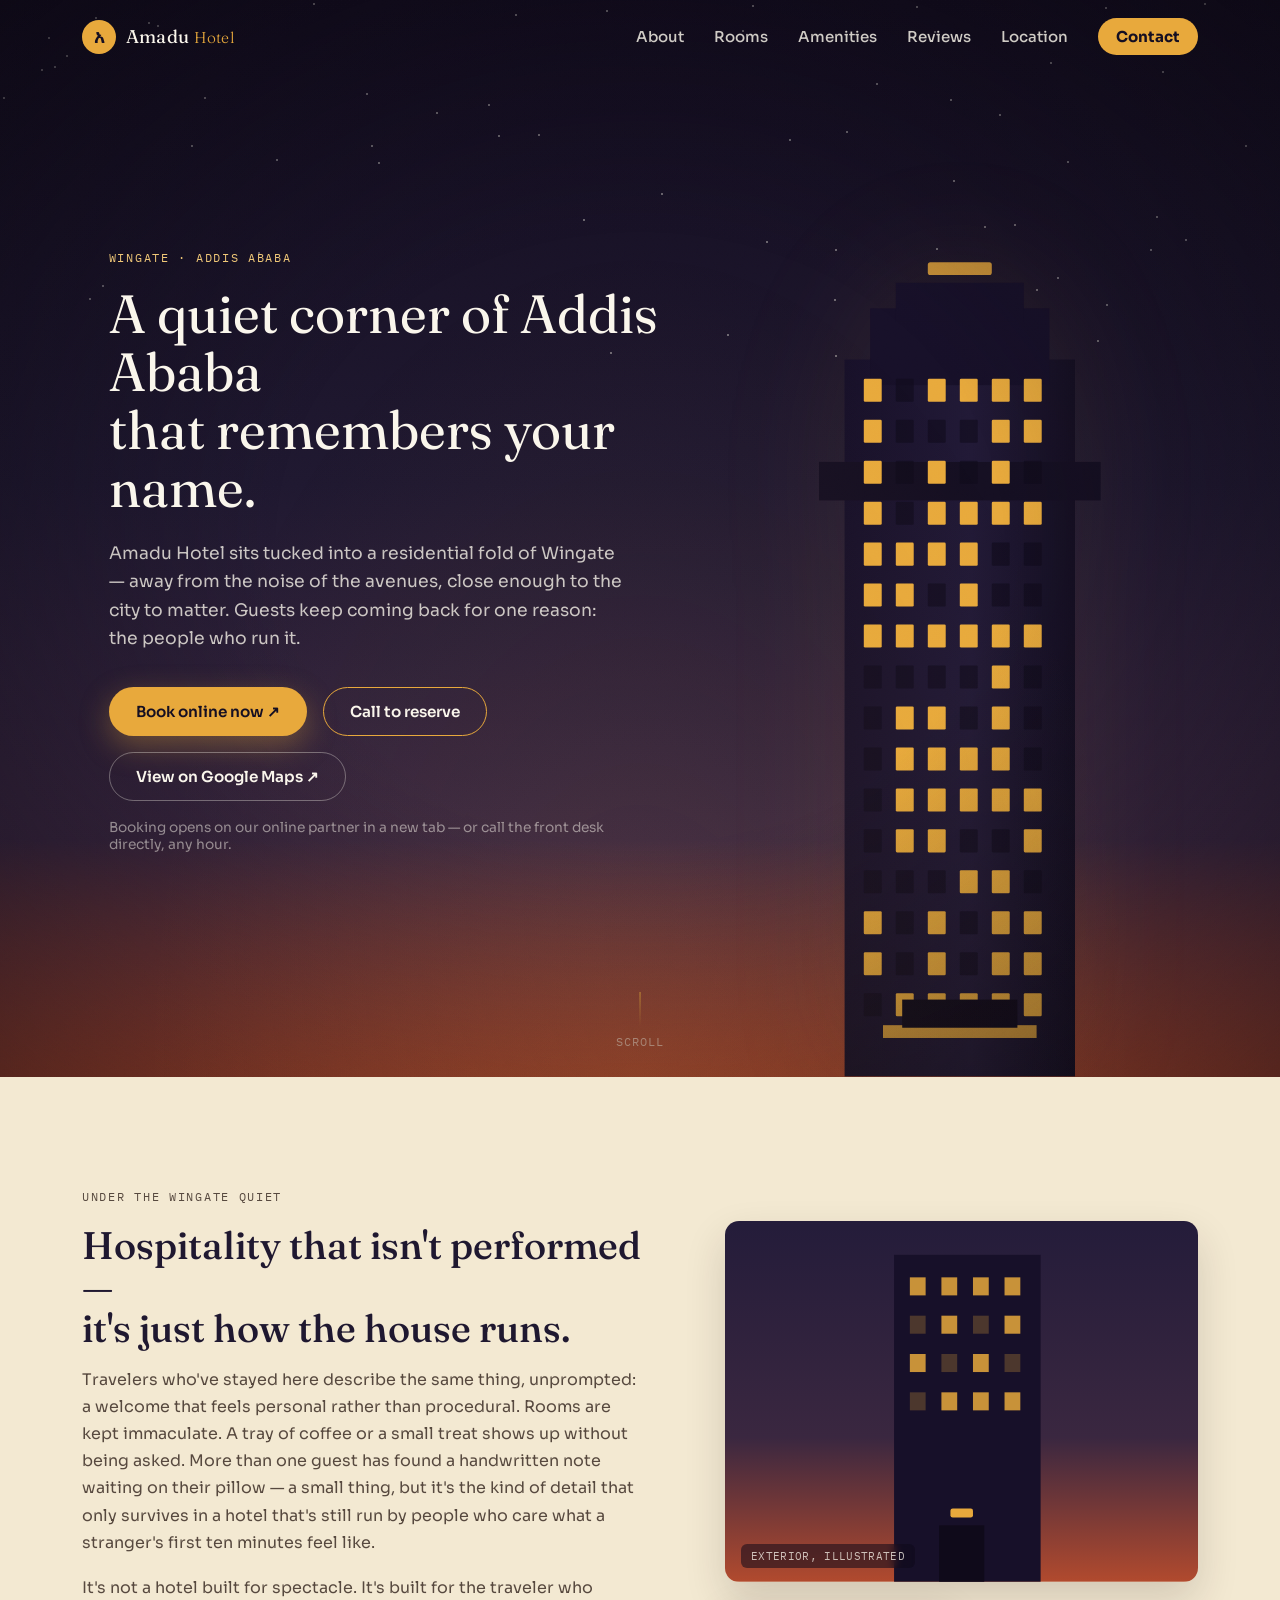
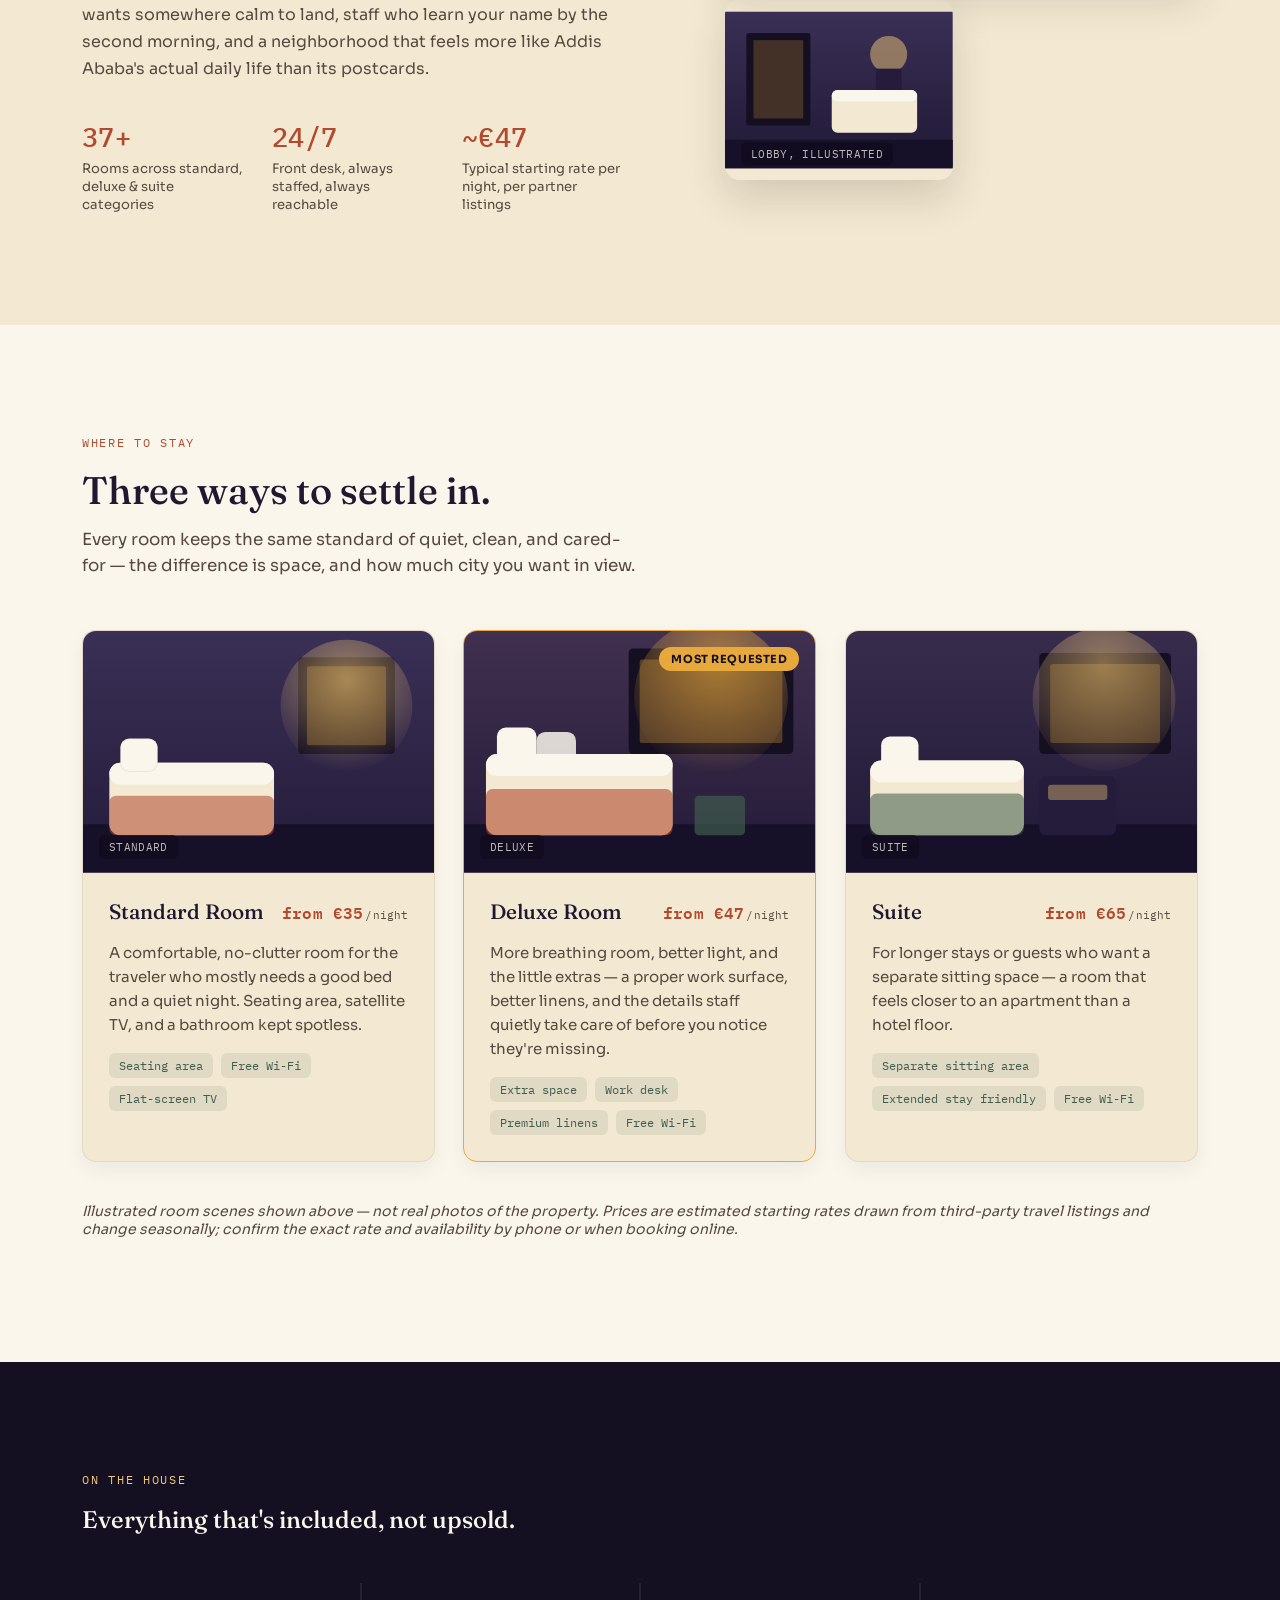
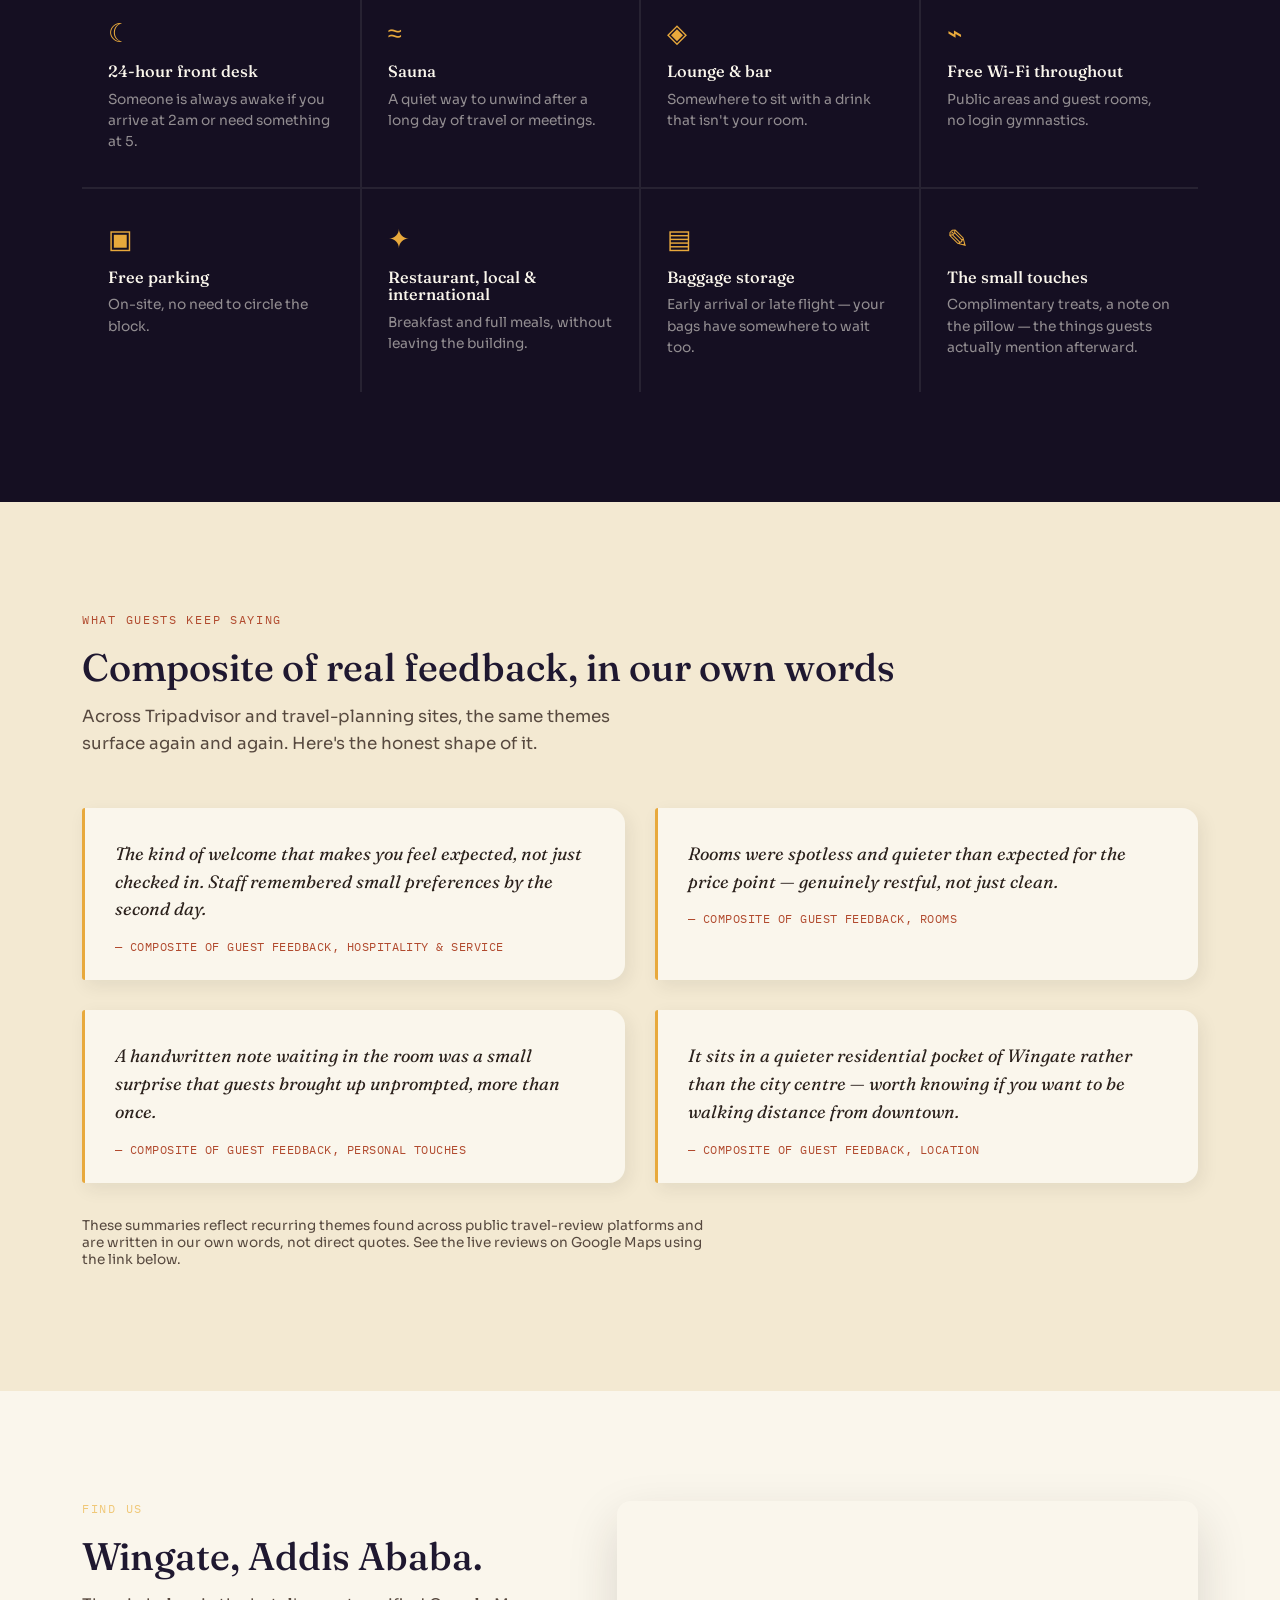
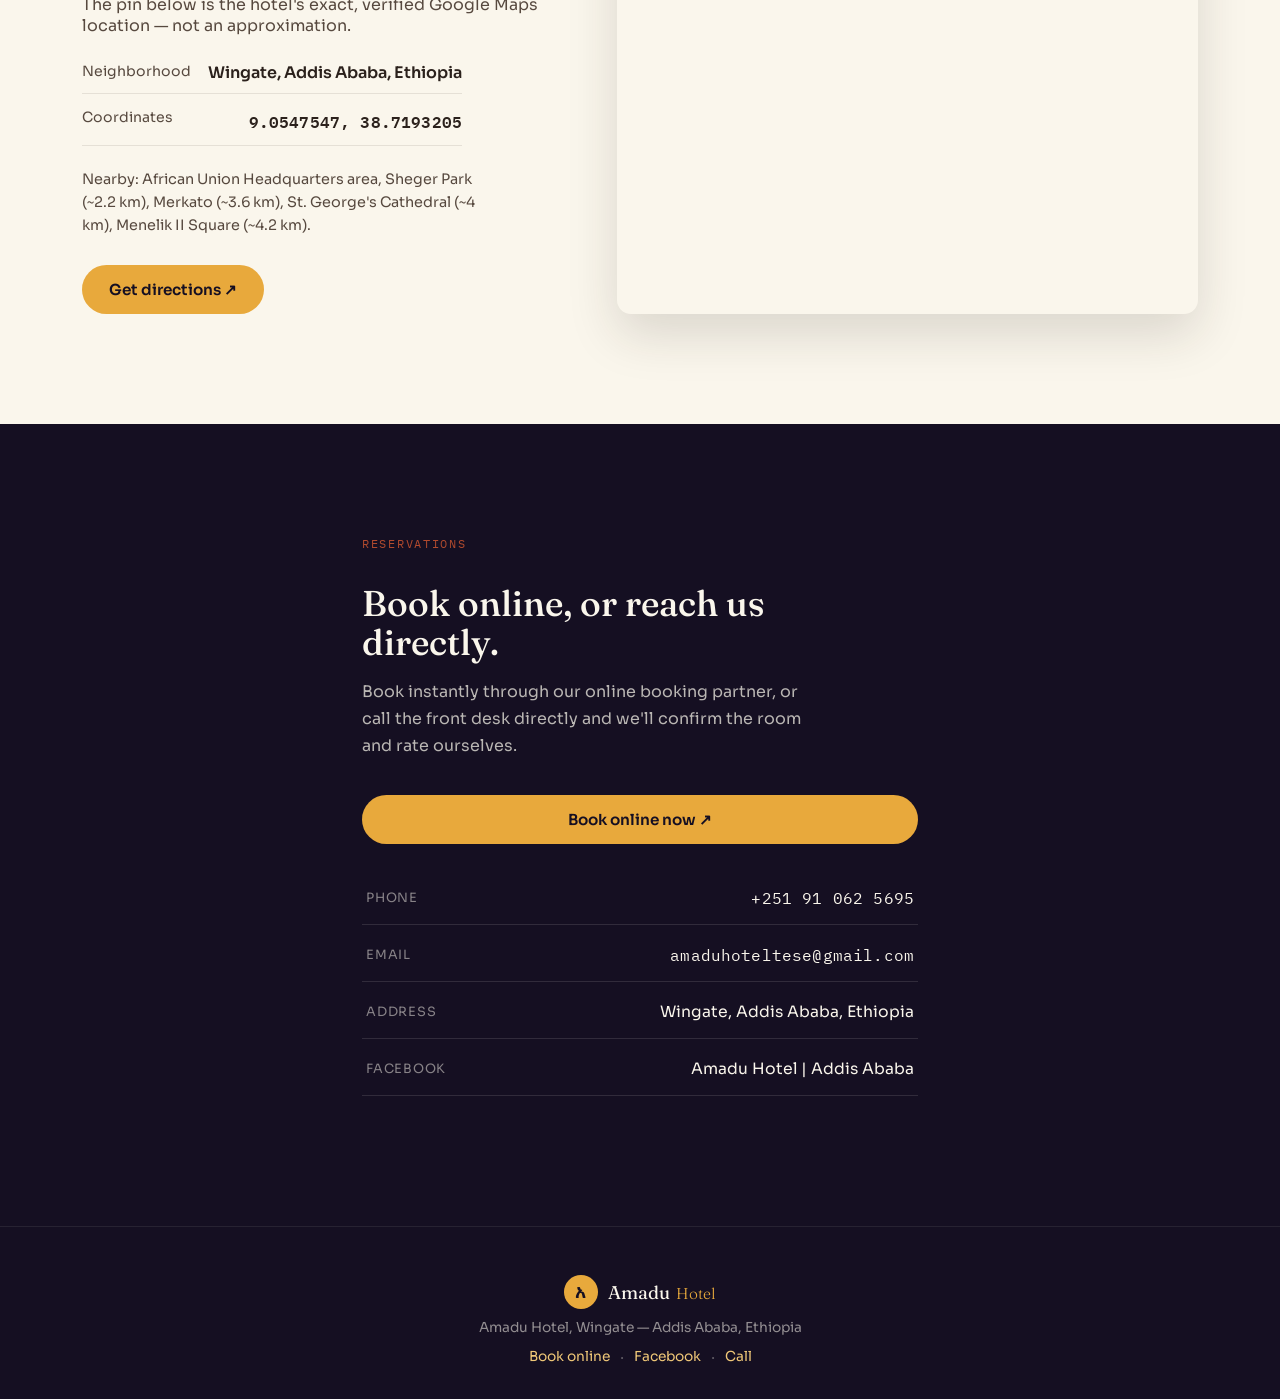
<file: index.html>
<!DOCTYPE html>
<html lang="en">
<head>
<meta charset="UTF-8">
<meta name="viewport" content="width=device-width, initial-scale=1.0">
<title>Amadu Hotel — Addis Ababa</title>
<meta name="description" content="Amadu Hotel, Wingate — a quiet, personal stay in Addis Ababa. Book online or call the front desk directly.">
<link rel="preconnect" href="https://fonts.googleapis.com">
<link rel="preconnect" href="https://fonts.gstatic.com" crossorigin>
<link href="https://fonts.googleapis.com/css2?family=Fraunces:opsz,wght,SOFT@9..144,300..700,0..100&family=Sora:wght@300;400;500;600;700&family=IBM+Plex+Mono:wght@400;500&display=swap" rel="stylesheet">
<style>
/* ============================================================
   Amadu Hotel | Wingate — "Highland Dusk" design system
   Palette: ink #1F1830 / ink-2 #150F22 / gold #E8A93C /
            rust #B14A2E / forest #3F5C4C / parchment #F3E9D2 /
            coffee #2B211C
   Type: Fraunces (display) + Sora (body) + IBM Plex Mono (data/labels)
   ============================================================ */

:root{
  --ink: #1F1830;
  --ink-2: #150F22;
  --ink-3: #2A2140;
  --gold: #E8A93C;
  --gold-soft: #F0C878;
  --rust: #B14A2E;
  --forest: #3F5C4C;
  --parchment: #F3E9D2;
  --cloud: #FAF6EC;
  --coffee: #2B211C;
  --coffee-soft: #57493F;

  --display: 'Fraunces', serif;
  --body: 'Sora', sans-serif;
  --mono: 'IBM Plex Mono', monospace;

  --max: 1180px;
  --radius: 14px;
}

*, *::before, *::after{ box-sizing: border-box; }

@media (prefers-reduced-motion: reduce){
  *{ animation-duration: 0.001ms !important; animation-iteration-count: 1 !important; transition-duration: 0.001ms !important; scroll-behavior: auto !important; }
}

html{ scroll-behavior: smooth; }

body{
  margin:0;
  font-family: var(--body);
  color: var(--coffee);
  background: var(--cloud);
  -webkit-font-smoothing: antialiased;
}

a{ color: inherit; text-decoration: none; }
ul{ list-style: none; margin:0; padding:0; }
.mono{ font-family: var(--mono); letter-spacing: 0.01em; }

.wrap{ max-width: var(--max); margin: 0 auto; padding: 0 32px; }

h1,h2,h3,h4{ font-family: var(--display); font-weight: 500; margin: 0 0 0.4em; line-height: 1.08; }

::selection{ background: var(--gold); color: var(--ink); }

:focus-visible{
  outline: 2px solid var(--gold);
  outline-offset: 3px;
}

/* ============ BUTTONS ============ */
.btn{
  display: inline-flex;
  align-items: center;
  gap: 8px;
  padding: 14px 26px;
  border-radius: 999px;
  font-family: var(--body);
  font-weight: 600;
  font-size: 0.95rem;
  border: 1px solid transparent;
  cursor: pointer;
  transition: transform 0.2s ease, background 0.2s ease, border-color 0.2s ease;
}
.btn:hover{ transform: translateY(-2px); }
.btn-gold{ background: var(--gold); color: var(--ink-2); }
.btn-gold:hover{ background: var(--gold-soft); }
.btn-ghost{ background: transparent; color: var(--cloud); border-color: rgba(250,246,236,0.35); }
.btn-ghost:hover{ border-color: var(--gold); color: var(--gold); }
.btn-outline{ background: transparent; color: var(--cloud); border-color: var(--gold); }
.btn-outline:hover{ background: rgba(232,169,60,0.1); }
.btn-book{ box-shadow: 0 10px 30px rgba(232,169,60,0.35); }
.btn.full{ width: 100%; justify-content: center; }
.contact-book-btn{ margin: 6px 0 28px; }

/* ============ NAV ============ */
.nav{
  position: fixed; top:0; left:0; right:0; z-index: 100;
  padding: 18px 0;
  transition: background 0.3s ease, padding 0.3s ease, box-shadow 0.3s ease;
}
.nav.scrolled{
  background: rgba(21,15,34,0.92);
  backdrop-filter: blur(10px);
  padding: 12px 0;
  box-shadow: 0 8px 24px rgba(0,0,0,0.25);
}
.nav-inner{
  max-width: var(--max); margin: 0 auto; padding: 0 32px;
  display: flex; align-items: center; justify-content: space-between;
}
.brand{ display:flex; align-items:center; gap:10px; }
.brand-mark{
  width: 34px; height: 34px; border-radius: 50%;
  background: var(--gold); color: var(--ink-2);
  display:flex; align-items:center; justify-content:center;
  font-family: var(--display); font-size: 1.1rem; font-weight: 700;
}
.brand-text{ font-family: var(--display); color: var(--cloud); font-size: 1.15rem; letter-spacing: 0.01em; }
.brand-text em{ font-style: normal; color: var(--gold); font-weight: 300; margin-left: 5px; font-size: 0.85em; }

.nav-links{ display:flex; align-items:center; gap: 30px; }
.nav-links a{ color: rgba(250,246,236,0.82); font-size: 0.94rem; font-weight: 500; position: relative; }
.nav-links a:not(.nav-cta)::after{
  content:''; position:absolute; left:0; bottom:-6px; width:0; height:1px; background: var(--gold);
  transition: width 0.25s ease;
}
.nav-links a:not(.nav-cta):hover::after{ width: 100%; }
.nav-cta{
  background: var(--gold); color: var(--ink-2) !important; padding: 9px 18px; border-radius: 999px; font-weight: 700 !important;
}

.nav-toggle{ display:none; background:none; border:none; cursor:pointer; padding: 8px; flex-direction: column; gap: 5px; }
.nav-toggle span{ width: 22px; height: 2px; background: var(--cloud); display:block; }

/* ============ HERO ============ */
.hero{
  position: relative;
  min-height: 100vh;
  overflow: hidden;
  display:flex;
  align-items: center;
  background: var(--ink-2);
}
.hero-sky{
  position: absolute; inset:0;
  background: linear-gradient(180deg, #120C1E 0%, #1F1830 45%, #3A2740 78%, #B14A2E 100%);
}
.hero-stars{
  position:absolute; inset:0 0 40% 0; pointer-events:none;
}
.hero-stars span{
  position:absolute; width:2px; height:2px; background: var(--cloud); border-radius:50%;
  opacity: 0.5; animation: twinkleStar 4s ease-in-out infinite;
}
@keyframes twinkleStar{ 0%,100%{ opacity:0.15; } 50%{ opacity:0.8; } }

.hero-parallax{
  position: absolute; inset: 0;
  will-change: transform;
  transition: transform 0.15s ease-out;
}
.hero-tower{
  position:absolute; right: 4%; bottom:0; height: 92%; width: auto; max-width: 42%;
  filter: drop-shadow(0 -10px 60px rgba(232,169,60,0.08));
}
.hero-vignette{
  position:absolute; inset:0; pointer-events:none; z-index:1;
  background:
    radial-gradient(ellipse at 50% 100%, rgba(232,169,60,0.08) 0%, transparent 55%),
    radial-gradient(ellipse at center, transparent 40%, rgba(9,6,15,0.55) 100%);
}
.hero-grain{
  position:absolute; inset:0; pointer-events:none; z-index:1; opacity: 0.05; mix-blend-mode: overlay;
  background-image: url("data:image/svg+xml;utf8,<svg xmlns='http://www.w3.org/2000/svg' width='120' height='120'><filter id='n'><feTurbulence type='fractalNoise' baseFrequency='0.9' numOctaves='2' stitchTiles='stitch'/></filter><rect width='100%25' height='100%25' filter='url(%23n)'/></svg>");
}
.hero-tower rect#windowGrid, .hero-tower .win{ }
.win{ fill: var(--gold); animation: winFlicker 6s ease-in-out infinite; }
@keyframes winFlicker{ 0%,100%{ opacity: 0.85; } 45%{ opacity: 0.85; } 50%{ opacity: 0.15; } 55%{ opacity: 0.85; } }

.hero-content{
  position: relative; z-index: 2;
  max-width: 640px;
  padding: 140px 32px 100px calc(32px + 2vw);
  margin-left: 4vw;
}
.eyebrow{
  font-family: var(--mono); text-transform: uppercase; letter-spacing: 0.14em;
  font-size: 0.76rem; color: var(--gold-soft); margin: 0 0 20px;
}
.eyebrow-dark{ color: var(--rust); }
.hero-content h1{
  color: var(--cloud); font-size: clamp(2.1rem, 4.2vw, 3.4rem); font-weight: 400;
}
.hero-sub{
  color: rgba(250,246,236,0.78); font-size: 1.08rem; line-height: 1.65; max-width: 520px; margin-bottom: 34px;
}
.hero-actions{ display:flex; gap: 16px; flex-wrap: wrap; margin-bottom: 18px; }
.hero-note{ color: rgba(250,246,236,0.5); font-size: 0.86rem; }

.hero-scroll{
  position:absolute; bottom: 28px; left: 50%; transform: translateX(-50%);
  color: rgba(250,246,236,0.55); font-family: var(--mono); font-size: 0.72rem;
  letter-spacing: 0.1em; text-transform: uppercase; display:flex; flex-direction:column; align-items:center; gap:8px;
}
.hero-scroll span{
  width:1px; height: 34px; background: linear-gradient(var(--gold), transparent);
  animation: scrollLine 2s ease-in-out infinite;
}
@keyframes scrollLine{ 0%{ opacity:0.2; } 50%{ opacity:1; } 100%{ opacity:0.2; } }

/* ============ SECTIONS shared ============ */
section{ padding: 110px 0; }
.section-lede{ max-width: 560px; color: var(--coffee-soft); font-size: 1.05rem; line-height: 1.6; margin-top: 10px; }
.light-h{ color: var(--cloud); }

/* ============ ABOUT ============ */
.about{ background: var(--parchment); }
.about-grid{ display:grid; grid-template-columns: 1.1fr 0.9fr; gap: 64px; align-items: center; }
.about-copy h2{ font-size: clamp(1.7rem, 3vw, 2.5rem); color: var(--ink); max-width: 560px; }
.about-copy p{ color: var(--coffee-soft); line-height: 1.7; max-width: 560px; margin-bottom: 18px; }
.about-facts{ display:flex; gap: 30px; margin-top: 36px; flex-wrap: wrap; }
.fact{ display:flex; flex-direction: column; gap: 6px; max-width: 160px; }
.fact-num{ font-size: 1.7rem; color: var(--rust); font-weight: 500; }
.fact-label{ font-size: 0.82rem; color: var(--coffee-soft); line-height: 1.4; }

.about-photo{ display:grid; grid-template-columns: 1fr 1fr; gap: 18px; perspective: 1000px; }

/* ---- 3D tilt interaction (JS sets --rx/--ry via inline style) ---- */
.tilt-card{
  transform: perspective(900px) rotateX(var(--rx, 0deg)) rotateY(var(--ry, 0deg)) translateZ(0);
  transition: transform 0.15s ease-out, box-shadow 0.3s ease;
  transform-style: preserve-3d;
}

.scene-block{
  position: relative; border-radius: var(--radius); overflow: hidden; min-height: 180px;
  box-shadow: 0 18px 40px rgba(43,33,28,0.16);
}
.scene-block.tall{ grid-column: 1 / -1; min-height: 320px; }
.scene-illustration{ width: 100%; height: 100%; display:block; }
.scene-tag{
  position: absolute; left: 16px; bottom: 14px; font-family: var(--mono); font-size: 0.68rem;
  color: rgba(250,246,236,0.75); background: rgba(15,10,26,0.55); padding: 5px 10px; border-radius: 6px;
  letter-spacing: 0.03em; text-transform: uppercase; backdrop-filter: blur(4px);
}

/* ============ ROOMS ============ */
.rooms{ background: var(--cloud); }
.rooms h2{ color: var(--ink); font-size: clamp(1.7rem, 3vw, 2.5rem); }
.room-grid{ display:grid; grid-template-columns: repeat(3, 1fr); gap: 28px; margin-top: 50px; perspective: 1200px; }
.room-card{
  background: var(--parchment); border-radius: var(--radius); overflow: hidden;
  border: 1px solid rgba(43,33,28,0.08);
  position: relative;
  box-shadow: 0 8px 20px rgba(43,33,28,0.06);
}
.room-card:hover{ box-shadow: 0 26px 50px rgba(43,33,28,0.16); }
.room-card.featured{ border: 1px solid var(--gold); }
.room-flag{
  position:absolute; top: 16px; right: 16px; background: var(--gold); color: var(--ink-2);
  font-size: 0.7rem; font-weight: 700; padding: 5px 12px; border-radius: 999px; z-index: 2;
  text-transform: uppercase; letter-spacing: 0.05em;
}
.room-scene{ position: relative; min-height: 190px; overflow: hidden; }
.room-illustration{ width: 100%; height: 100%; display:block; }
.room-body{ padding: 26px; }
.room-title-row{ display:flex; align-items: baseline; justify-content: space-between; gap: 10px; margin-bottom: 10px; }
.room-body h3{ color: var(--ink); font-size: 1.3rem; margin: 0; }
.room-price{ color: var(--rust); font-size: 0.98rem; font-weight: 600; white-space: nowrap; }
.room-price small{ color: var(--coffee-soft); font-weight: 400; font-size: 0.72em; margin-left: 2px; }
.room-body p{ color: var(--coffee-soft); font-size: 0.94rem; line-height: 1.6; margin-bottom: 16px; }
.tag-list{ display:flex; flex-wrap: wrap; gap: 8px; }
.tag-list li{
  font-family: var(--mono); font-size: 0.72rem; color: var(--forest);
  background: rgba(63,92,76,0.1); padding: 5px 10px; border-radius: 6px;
}
.rooms-footnote{ margin-top: 40px; color: var(--coffee-soft); font-size: 0.88rem; font-style: italic; }

/* ============ AMENITIES ============ */
.amenities{ background: var(--ink-2); }
.amenities .eyebrow{ color: var(--gold-soft); }
.amenity-grid{ display:grid; grid-template-columns: repeat(4, 1fr); gap: 2px; margin-top: 50px; background: rgba(250,246,236,0.08); }
.amenity{ background: var(--ink-2); padding: 34px 26px; }
.amenity-icon{ display:block; font-size: 1.6rem; color: var(--gold); margin-bottom: 14px; }
.amenity h4{ color: var(--cloud); font-size: 1.02rem; margin-bottom: 8px; }
.amenity p{ color: rgba(250,246,236,0.55); font-size: 0.86rem; line-height: 1.55; margin:0; }

/* ============ REVIEWS ============ */
.reviews{ background: var(--parchment); }
.reviews h2{ color: var(--ink); font-size: clamp(1.7rem, 3vw, 2.5rem); }
.note-grid{ display:grid; grid-template-columns: repeat(2, 1fr); gap: 30px; margin-top: 50px; }
.note-card{
  background: var(--cloud);
  padding: 32px 30px 26px;
  border-radius: 3px 16px 16px 3px;
  box-shadow: 4px 6px 18px rgba(43,33,28,0.08);
  position: relative;
  border-left: 3px solid var(--gold);
  margin: 0;
}
.note-card:nth-child(even){ transform: rotate(0.4deg); }
.note-card:nth-child(odd){ transform: rotate(-0.4deg); }
.note-card blockquote{
  margin: 0 0 16px; font-family: var(--display); font-style: italic; font-weight: 400;
  font-size: 1.12rem; line-height: 1.55; color: var(--coffee);
}
.note-card figcaption{ font-family: var(--mono); font-size: 0.74rem; color: var(--rust); text-transform: uppercase; letter-spacing: 0.04em; }
.reviews-footnote{ margin-top: 34px; color: var(--coffee-soft); font-size: 0.85rem; max-width: 640px; }

/* ============ LOCATION ============ */
.location{ background: var(--cloud); }
.loc-grid{ display:grid; grid-template-columns: 0.9fr 1.1fr; gap: 60px; align-items: stretch; }
.loc-copy h2{ color: var(--ink); font-size: clamp(1.7rem, 3vw, 2.5rem); }
.loc-desc{ color: var(--coffee-soft); margin-bottom: 26px; }
.loc-facts{ display:flex; flex-direction: column; gap: 14px; margin: 0 0 22px; }
.loc-facts > div{ display:flex; justify-content: space-between; border-bottom: 1px solid rgba(43,33,28,0.1); padding-bottom: 10px; max-width: 380px; }
.loc-facts dt{ color: var(--coffee-soft); font-size: 0.88rem; }
.loc-facts dd{ margin:0; font-weight: 600; }
.loc-note{ color: var(--coffee-soft); font-size: 0.9rem; line-height: 1.6; margin-bottom: 28px; max-width: 420px; }
.loc-map{ min-height: 380px; border-radius: var(--radius); overflow: hidden; box-shadow: 0 20px 50px rgba(43,33,28,0.15); }

/* ============ CONTACT ============ */
.contact{ background: var(--ink-2); }
.contact-grid{ display:grid; grid-template-columns: 1fr 1fr; gap: 60px; }
.contact-grid-single{ grid-template-columns: 1fr; max-width: 620px; }
.contact .eyebrow-dark{ color: var(--rust); }
.contact-copy h2{ color: var(--cloud); font-size: clamp(1.6rem, 2.8vw, 2.3rem); max-width: 480px; }
.contact-copy p{ color: rgba(250,246,236,0.72); line-height: 1.7; max-width: 460px; margin-bottom: 30px; }
.contact-methods{ display:flex; flex-direction: column; gap: 4px; margin-bottom: 20px; }
.contact-method{
  display:flex; justify-content: space-between; align-items:center;
  padding: 16px 4px; border-bottom: 1px solid rgba(250,246,236,0.12);
  color: var(--cloud);
}
a.contact-method:hover{ color: var(--gold); }
.cm-label{ font-size: 0.8rem; color: rgba(250,246,236,0.5); text-transform: uppercase; letter-spacing: 0.06em; }
.cm-value{ font-size: 0.98rem; }
.contact-flag{ font-size: 0.8rem; color: var(--gold-soft); background: rgba(232,169,60,0.08); padding: 12px 14px; border-radius: 8px; border: 1px dashed rgba(232,169,60,0.4); }

.contact-form{
  background: var(--ink-3); padding: 34px; border-radius: var(--radius);
  display:flex; flex-direction: column; gap: 16px;
  border: 1px solid rgba(250,246,236,0.08);
}
.form-label{ color: rgba(250,246,236,0.6); font-size: 0.82rem; margin: 0 0 4px; }
.form-row{ display:grid; grid-template-columns: 1fr 1fr; gap: 16px; }
.contact-form label{ display:flex; flex-direction: column; gap: 8px; color: rgba(250,246,236,0.8); font-size: 0.86rem; }
.contact-form input, .contact-form textarea{
  background: rgba(250,246,236,0.06); border: 1px solid rgba(250,246,236,0.16); border-radius: 8px;
  padding: 12px 14px; color: var(--cloud); font-family: var(--body); font-size: 0.94rem; resize: vertical;
}
.contact-form input:focus, .contact-form textarea:focus{ outline: none; border-color: var(--gold); }

/* ============ FOOTER ============ */
.footer{ background: var(--ink-2); padding: 48px 0 32px; border-top: 1px solid rgba(250,246,236,0.08); }
.footer-inner{ display:flex; flex-direction: column; align-items: center; text-align: center; gap: 10px; }
.footer-inner p{ color: rgba(250,246,236,0.55); font-size: 0.86rem; margin: 0; }
.footer-links{ display:flex; align-items:center; gap: 10px; }
.footer-links a{ color: var(--gold-soft); font-size: 0.86rem; }
.footer-links a:hover{ color: var(--gold); text-decoration: underline; }
.footer-links span{ color: rgba(250,246,236,0.3); }
.footer-fine{ font-size: 0.76rem !important; color: rgba(250,246,236,0.35) !important; max-width: 520px; }

/* ============ RESPONSIVE ============ */
@media (max-width: 980px){
  .about-grid, .loc-grid, .contact-grid{ grid-template-columns: 1fr; }
  .room-grid{ grid-template-columns: 1fr; }
  .amenity-grid{ grid-template-columns: repeat(2, 1fr); }
  .hero-tower{ opacity: 0.35; right: -10%; }
  .hero-content{ margin-left: 0; padding-left: 24px; }
}

@media (max-width: 720px){
  .nav-links{
    position: fixed; top: 0; right: 0; height: 100vh; width: 78%; max-width: 320px;
    background: var(--ink-2); flex-direction: column; align-items: flex-start; justify-content: center;
    gap: 26px; padding: 40px; transform: translateX(100%); transition: transform 0.3s ease;
  }
  .nav-links.open{ transform: translateX(0); box-shadow: -20px 0 40px rgba(0,0,0,0.3); }
  .nav-toggle{ display:flex; }
  section{ padding: 72px 0; }
  .wrap{ padding: 0 22px; }
  .form-row{ grid-template-columns: 1fr; }
  .amenity-grid{ grid-template-columns: 1fr 1fr; }
  .note-grid{ grid-template-columns: 1fr; }
}

</style>
</head>
<body>

<!-- ============ NAV ============ -->
<header class="nav" id="nav">
  <div class="nav-inner">
    <a href="#top" class="brand">
      <span class="brand-mark">አ</span>
      <span class="brand-text">Amadu<em>Hotel</em></span>
    </a>
    <nav class="nav-links" id="navLinks">
      <a href="#about">About</a>
      <a href="#rooms">Rooms</a>
      <a href="#amenities">Amenities</a>
      <a href="#reviews">Reviews</a>
      <a href="#location">Location</a>
      <a href="#contact" class="nav-cta">Contact</a>
    </nav>
    <button class="nav-toggle" id="navToggle" aria-label="Toggle menu" aria-expanded="false">
      <span></span><span></span><span></span>
    </button>
  </div>
</header>

<!-- ============ HERO ============ -->
<section class="hero" id="top">
  <div class="hero-sky"></div>
  <div class="hero-stars" id="stars"></div>

  <div class="hero-parallax" id="heroParallax">
    <svg class="hero-tower" viewBox="0 0 420 620" preserveAspectRatio="xMidYMax meet" aria-hidden="true">
      <defs>
        <linearGradient id="towerBody" x1="0" y1="0" x2="1" y2="0">
          <stop offset="0%" stop-color="#171029"/>
          <stop offset="55%" stop-color="#211936"/>
          <stop offset="100%" stop-color="#150F22"/>
        </linearGradient>
      </defs>
      <!-- silhouette of a mid-rise hotel tower -->
      <rect x="120" y="60" width="180" height="560" fill="url(#towerBody)"/>
      <rect x="100" y="140" width="220" height="30" fill="#150F22"/>
      <rect x="140" y="20" width="140" height="60" fill="#171029"/>
      <rect x="160" y="0" width="100" height="30" fill="#171029"/>
      <!-- rooftop sign -->
      <rect x="185" y="-16" width="50" height="10" rx="2" fill="#E8A93C" opacity="0.85"/>
      <!-- windows grid, generated via JS for twinkle control -->
      <g id="windowGrid"></g>
      <!-- entrance canopy -->
      <rect x="150" y="580" width="120" height="10" fill="#E8A93C" opacity="0.9"/>
      <rect x="165" y="560" width="90" height="22" fill="#0F0A1A"/>
    </svg>
  </div>

  <div class="hero-vignette" aria-hidden="true"></div>
  <div class="hero-grain" aria-hidden="true"></div>

  <div class="hero-content">
    <p class="eyebrow">Wingate · Addis Ababa</p>
    <h1>A quiet corner of Addis Ababa<br>that remembers your name.</h1>
    <p class="hero-sub">Amadu Hotel sits tucked into a residential fold of Wingate — away from the noise of the avenues, close enough to the city to matter. Guests keep coming back for one reason: the people who run it.</p>
    <div class="hero-actions">
      <a href="https://www.trip.com/hotels/addis-ababa-hotel-detail-13752005/amadu-hotel/" target="_blank" rel="noopener" class="btn btn-gold btn-book">Book online now ↗</a>
      <a href="tel:+251910625695" class="btn btn-outline">Call to reserve</a>
      <a href="https://www.google.com/maps?q=9.0547547,38.7193205" target="_blank" rel="noopener" class="btn btn-ghost">View on Google Maps ↗</a>
    </div>
    <p class="hero-note">Booking opens on our online partner in a new tab — or call the front desk directly, any hour.</p>
  </div>

  <div class="hero-scroll" aria-hidden="true"><span></span> scroll</div>
</section>

<!-- ============ ABOUT ============ -->
<section class="about" id="about">
  <div class="wrap about-grid">
    <div class="about-copy">
      <p class="eyebrow eyebrow-dark">Under the Wingate quiet</p>
      <h2>Hospitality that isn't performed —<br>it's just how the house runs.</h2>
      <p>Travelers who've stayed here describe the same thing, unprompted: a welcome that feels personal rather than procedural. Rooms are kept immaculate. A tray of coffee or a small treat shows up without being asked. More than one guest has found a handwritten note waiting on their pillow — a small thing, but it's the kind of detail that only survives in a hotel that's still run by people who care what a stranger's first ten minutes feel like.</p>
      <p>It's not a hotel built for spectacle. It's built for the traveler who wants somewhere calm to land, staff who learn your name by the second morning, and a neighborhood that feels more like Addis Ababa's actual daily life than its postcards.</p>
      <div class="about-facts">
        <div class="fact">
          <span class="fact-num mono">37+</span>
          <span class="fact-label">Rooms across standard, deluxe &amp; suite categories</span>
        </div>
        <div class="fact">
          <span class="fact-num mono">24/7</span>
          <span class="fact-label">Front desk, always staffed, always reachable</span>
        </div>
        <div class="fact">
          <span class="fact-num mono">~€47</span>
          <span class="fact-label">Typical starting rate per night, per partner listings</span>
        </div>
      </div>
    </div>
    <div class="about-photo">
      <div class="scene-block tall tilt-card">
        <svg viewBox="0 0 420 320" class="scene-illustration" aria-hidden="true">
          <defs>
            <linearGradient id="skyAbout" x1="0" y1="0" x2="0" y2="1">
              <stop offset="0%" stop-color="#241C3A"/><stop offset="60%" stop-color="#3A2740"/><stop offset="100%" stop-color="#B14A2E"/>
            </linearGradient>
          </defs>
          <rect width="420" height="320" fill="url(#skyAbout)"/>
          <rect x="150" y="30" width="130" height="290" fill="#171029"/>
          <g fill="#E8A93C" opacity="0.85">
            <rect x="164" y="50" width="14" height="16"/><rect x="192" y="50" width="14" height="16"/><rect x="220" y="50" width="14" height="16"/><rect x="248" y="50" width="14" height="16"/>
            <rect x="164" y="84" width="14" height="16" opacity="0.3"/><rect x="192" y="84" width="14" height="16"/><rect x="220" y="84" width="14" height="16" opacity="0.3"/><rect x="248" y="84" width="14" height="16"/>
            <rect x="164" y="118" width="14" height="16"/><rect x="192" y="118" width="14" height="16" opacity="0.3"/><rect x="220" y="118" width="14" height="16"/><rect x="248" y="118" width="14" height="16" opacity="0.3"/>
            <rect x="164" y="152" width="14" height="16" opacity="0.3"/><rect x="192" y="152" width="14" height="16"/><rect x="220" y="152" width="14" height="16"/><rect x="248" y="152" width="14" height="16"/>
          </g>
          <rect x="190" y="270" width="40" height="50" fill="#0F0A1A"/>
          <rect x="200" y="255" width="20" height="8" rx="2" fill="#E8A93C"/>
        </svg>
        <span class="scene-tag">Exterior, illustrated</span>
      </div>
      <div class="scene-block small tilt-card">
        <svg viewBox="0 0 320 220" class="scene-illustration" aria-hidden="true">
          <defs>
            <linearGradient id="lobbyGrad" x1="0" y1="0" x2="0" y2="1">
              <stop offset="0%" stop-color="#3A2F55"/><stop offset="100%" stop-color="#201936"/>
            </linearGradient>
          </defs>
          <rect width="320" height="220" fill="url(#lobbyGrad)"/>
          <rect x="0" y="180" width="320" height="40" fill="#171029"/>
          <rect x="30" y="30" width="90" height="130" rx="4" fill="#150F22"/>
          <rect x="40" y="40" width="70" height="110" fill="#E8A93C" opacity="0.22"/>
          <rect x="150" y="110" width="120" height="60" rx="8" fill="#F3E9D2"/>
          <rect x="150" y="110" width="120" height="16" rx="8" fill="#FAF6EC"/>
          <circle cx="230" cy="60" r="26" fill="#F0C878" opacity="0.5"/>
          <rect x="212" y="80" width="36" height="30" fill="#241C3A"/>
        </svg>
        <span class="scene-tag">Lobby, illustrated</span>
      </div>
    </div>
  </div>
</section>

<!-- ============ ROOMS ============ -->
<section class="rooms" id="rooms">
  <div class="wrap">
    <p class="eyebrow eyebrow-dark">Where to stay</p>
    <h2>Three ways to settle in.</h2>
    <p class="section-lede">Every room keeps the same standard of quiet, clean, and cared-for — the difference is space, and how much city you want in view.</p>

    <div class="room-grid">
      <article class="room-card tilt-card">
        <div class="room-scene">
          <svg viewBox="0 0 320 220" class="room-illustration" aria-hidden="true">
            <defs>
              <linearGradient id="wallStd" x1="0" y1="0" x2="0" y2="1">
                <stop offset="0%" stop-color="#3A2F55"/><stop offset="100%" stop-color="#241C3A"/>
              </linearGradient>
              <radialGradient id="glowStd" cx="50%" cy="30%" r="70%">
                <stop offset="0%" stop-color="#F0C878" stop-opacity="0.55"/><stop offset="100%" stop-color="#F0C878" stop-opacity="0"/>
              </radialGradient>
            </defs>
            <rect width="320" height="220" fill="url(#wallStd)"/>
            <rect x="0" y="176" width="320" height="44" fill="#171029"/>
            <rect x="196" y="24" width="88" height="88" rx="4" fill="#150F22"/>
            <rect x="204" y="32" width="72" height="72" rx="2" fill="#E8A93C" opacity="0.28"/>
            <circle cx="240" cy="68" r="60" fill="url(#glowStd)"/>
            <rect x="24" y="120" width="150" height="66" rx="10" fill="#F3E9D2"/>
            <rect x="24" y="120" width="150" height="20" rx="10" fill="#FAF6EC"/>
            <rect x="34" y="98" width="34" height="30" rx="8" fill="#FAF6EC"/>
            <rect x="34" y="98" width="34" height="30" rx="8" fill="none" stroke="#00000010"/>
            <rect x="24" y="150" width="150" height="36" rx="6" fill="#B14A2E" opacity="0.55"/>
          </svg>
          <span class="scene-tag">Standard</span>
        </div>
        <div class="room-body">
          <div class="room-title-row">
            <h3>Standard Room</h3>
            <span class="room-price mono">from €35<small>/night</small></span>
          </div>
          <p>A comfortable, no-clutter room for the traveler who mostly needs a good bed and a quiet night. Seating area, satellite TV, and a bathroom kept spotless.</p>
          <ul class="tag-list">
            <li>Seating area</li><li>Free Wi-Fi</li><li>Flat-screen TV</li>
          </ul>
        </div>
      </article>

      <article class="room-card featured tilt-card">
        <span class="room-flag">Most requested</span>
        <div class="room-scene">
          <svg viewBox="0 0 320 220" class="room-illustration" aria-hidden="true">
            <defs>
              <linearGradient id="wallDlx" x1="0" y1="0" x2="0" y2="1">
                <stop offset="0%" stop-color="#41304F"/><stop offset="100%" stop-color="#231A38"/>
              </linearGradient>
              <radialGradient id="glowDlx" cx="55%" cy="25%" r="75%">
                <stop offset="0%" stop-color="#E8A93C" stop-opacity="0.6"/><stop offset="100%" stop-color="#E8A93C" stop-opacity="0"/>
              </radialGradient>
            </defs>
            <rect width="320" height="220" fill="url(#wallDlx)"/>
            <rect x="0" y="176" width="320" height="44" fill="#171029"/>
            <rect x="150" y="16" width="150" height="96" rx="4" fill="#150F22"/>
            <rect x="160" y="26" width="130" height="76" rx="2" fill="#E8A93C" opacity="0.3"/>
            <circle cx="225" cy="60" r="70" fill="url(#glowDlx)"/>
            <rect x="20" y="112" width="170" height="74" rx="10" fill="#F3E9D2"/>
            <rect x="20" y="112" width="170" height="20" rx="10" fill="#FAF6EC"/>
            <rect x="30" y="88" width="36" height="32" rx="8" fill="#FAF6EC"/>
            <rect x="66" y="92" width="36" height="28" rx="8" fill="#FAF6EC" opacity="0.85"/>
            <rect x="20" y="144" width="170" height="42" rx="6" fill="#B14A2E" opacity="0.6"/>
            <rect x="210" y="150" width="46" height="36" rx="4" fill="#3F5C4C" opacity="0.7"/>
          </svg>
          <span class="scene-tag">Deluxe</span>
        </div>
        <div class="room-body">
          <div class="room-title-row">
            <h3>Deluxe Room</h3>
            <span class="room-price mono">from €47<small>/night</small></span>
          </div>
          <p>More breathing room, better light, and the little extras — a proper work surface, better linens, and the details staff quietly take care of before you notice they're missing.</p>
          <ul class="tag-list">
            <li>Extra space</li><li>Work desk</li><li>Premium linens</li><li>Free Wi-Fi</li>
          </ul>
        </div>
      </article>

      <article class="room-card tilt-card">
        <div class="room-scene">
          <svg viewBox="0 0 320 220" class="room-illustration" aria-hidden="true">
            <defs>
              <linearGradient id="wallSte" x1="0" y1="0" x2="0" y2="1">
                <stop offset="0%" stop-color="#382C4C"/><stop offset="100%" stop-color="#201936"/>
              </linearGradient>
              <radialGradient id="glowSte" cx="50%" cy="25%" r="80%">
                <stop offset="0%" stop-color="#F0C878" stop-opacity="0.5"/><stop offset="100%" stop-color="#F0C878" stop-opacity="0"/>
              </radialGradient>
            </defs>
            <rect width="320" height="220" fill="url(#wallSte)"/>
            <rect x="0" y="176" width="320" height="44" fill="#171029"/>
            <rect x="176" y="20" width="120" height="92" rx="4" fill="#150F22"/>
            <rect x="186" y="30" width="100" height="72" rx="2" fill="#E8A93C" opacity="0.26"/>
            <circle cx="235" cy="62" r="65" fill="url(#glowSte)"/>
            <rect x="22" y="118" width="140" height="68" rx="10" fill="#F3E9D2"/>
            <rect x="22" y="118" width="140" height="20" rx="10" fill="#FAF6EC"/>
            <rect x="32" y="96" width="34" height="30" rx="8" fill="#FAF6EC"/>
            <rect x="22" y="148" width="140" height="38" rx="6" fill="#3F5C4C" opacity="0.55"/>
            <rect x="176" y="132" width="70" height="54" rx="6" fill="#241C3A"/>
            <rect x="184" y="140" width="54" height="14" rx="3" fill="#F0C878" opacity="0.4"/>
          </svg>
          <span class="scene-tag">Suite</span>
        </div>
        <div class="room-body">
          <div class="room-title-row">
            <h3>Suite</h3>
            <span class="room-price mono">from €65<small>/night</small></span>
          </div>
          <p>For longer stays or guests who want a separate sitting space — a room that feels closer to an apartment than a hotel floor.</p>
          <ul class="tag-list">
            <li>Separate sitting area</li><li>Extended stay friendly</li><li>Free Wi-Fi</li>
          </ul>
        </div>
      </article>
    </div>

    <p class="rooms-footnote">Illustrated room scenes shown above — not real photos of the property. Prices are estimated starting rates drawn from third-party travel listings and change seasonally; confirm the exact rate and availability by phone or when booking online.</p>
  </div>
</section>

<!-- ============ AMENITIES ============ -->
<section class="amenities" id="amenities">
  <div class="wrap">
    <p class="eyebrow">On the house</p>
    <h2 class="light-h">Everything that's included, not upsold.</h2>

    <div class="amenity-grid">
      <div class="amenity"><span class="amenity-icon">☾</span><h4>24-hour front desk</h4><p>Someone is always awake if you arrive at 2am or need something at 5.</p></div>
      <div class="amenity"><span class="amenity-icon">≈</span><h4>Sauna</h4><p>A quiet way to unwind after a long day of travel or meetings.</p></div>
      <div class="amenity"><span class="amenity-icon">◈</span><h4>Lounge &amp; bar</h4><p>Somewhere to sit with a drink that isn't your room.</p></div>
      <div class="amenity"><span class="amenity-icon">⌁</span><h4>Free Wi-Fi throughout</h4><p>Public areas and guest rooms, no login gymnastics.</p></div>
      <div class="amenity"><span class="amenity-icon">▣</span><h4>Free parking</h4><p>On-site, no need to circle the block.</p></div>
      <div class="amenity"><span class="amenity-icon">✦</span><h4>Restaurant, local &amp; international</h4><p>Breakfast and full meals, without leaving the building.</p></div>
      <div class="amenity"><span class="amenity-icon">▤</span><h4>Baggage storage</h4><p>Early arrival or late flight — your bags have somewhere to wait too.</p></div>
      <div class="amenity"><span class="amenity-icon">✎</span><h4>The small touches</h4><p>Complimentary treats, a note on the pillow — the things guests actually mention afterward.</p></div>
    </div>
  </div>
</section>

<!-- ============ REVIEWS ============ -->
<section class="reviews" id="reviews">
  <div class="wrap">
    <p class="eyebrow eyebrow-dark">What guests keep saying</p>
    <h2>Composite of real feedback, in our own words</h2>
    <p class="section-lede">Across Tripadvisor and travel-planning sites, the same themes surface again and again. Here's the honest shape of it.</p>

    <div class="note-grid">
      <figure class="note-card">
        <blockquote>The kind of welcome that makes you feel expected, not just checked in. Staff remembered small preferences by the second day.</blockquote>
        <figcaption>— composite of guest feedback, hospitality &amp; service</figcaption>
      </figure>
      <figure class="note-card">
        <blockquote>Rooms were spotless and quieter than expected for the price point — genuinely restful, not just clean.</blockquote>
        <figcaption>— composite of guest feedback, rooms</figcaption>
      </figure>
      <figure class="note-card">
        <blockquote>A handwritten note waiting in the room was a small surprise that guests brought up unprompted, more than once.</blockquote>
        <figcaption>— composite of guest feedback, personal touches</figcaption>
      </figure>
      <figure class="note-card">
        <blockquote>It sits in a quieter residential pocket of Wingate rather than the city centre — worth knowing if you want to be walking distance from downtown.</blockquote>
        <figcaption>— composite of guest feedback, location</figcaption>
      </figure>
    </div>
    <p class="reviews-footnote">These summaries reflect recurring themes found across public travel-review platforms and are written in our own words, not direct quotes. See the live reviews on Google Maps using the link below.</p>
  </div>
</section>

<!-- ============ LOCATION ============ -->
<section class="location" id="location">
  <div class="wrap loc-grid">
    <div class="loc-copy">
      <p class="eyebrow">Find us</p>
      <h2 class="light-h">Wingate, Addis Ababa.</h2>
      <p class="loc-desc">The pin below is the hotel's exact, verified Google Maps location — not an approximation.</p>
      <dl class="loc-facts">
        <div><dt>Neighborhood</dt><dd>Wingate, Addis Ababa, Ethiopia</dd></div>
        <div><dt>Coordinates</dt><dd class="mono">9.0547547, 38.7193205</dd></div>
      </dl>
      <p class="loc-note">Nearby: African Union Headquarters area, Sheger Park (~2.2 km), Merkato (~3.6 km), St. George's Cathedral (~4 km), Menelik II Square (~4.2 km).</p>
      <a href="https://www.google.com/maps?q=9.0547547,38.7193205" target="_blank" rel="noopener" class="btn btn-gold">Get directions ↗</a>
    </div>
    <div class="loc-map">
      <iframe
        title="Amadu Hotel Wingate location"
        src="https://www.google.com/maps?q=9.0547547,38.7193205&hl=en&z=16&output=embed"
        width="100%" height="100%" style="border:0;" loading="lazy"
        referrerpolicy="no-referrer-when-downgrade">
      </iframe>
    </div>
  </div>
</section>

<!-- ============ CONTACT ============ -->
<section class="contact" id="contact">
  <div class="wrap contact-grid contact-grid-single">
    <div class="contact-copy">
      <p class="eyebrow eyebrow-dark">Reservations</p>
      <h2>Book online, or reach us directly.</h2>
      <p>Book instantly through our online booking partner, or call the front desk directly and we'll confirm the room and rate ourselves.</p>

      <a href="https://www.trip.com/hotels/addis-ababa-hotel-detail-13752005/amadu-hotel/" target="_blank" rel="noopener" class="btn btn-gold full contact-book-btn">Book online now ↗</a>

      <div class="contact-methods">
        <a href="tel:+251910625695" class="contact-method">
          <span class="cm-label">Phone</span>
          <span class="cm-value mono">+251 91 062 5695</span>
        </a>
        <a href="mailto:amaduhoteltese@gmail.com" class="contact-method">
          <span class="cm-label">Email</span>
          <span class="cm-value mono">amaduhoteltese@gmail.com</span>
        </a>
        <div class="contact-method">
          <span class="cm-label">Address</span>
          <span class="cm-value">Wingate, Addis Ababa, Ethiopia</span>
        </div>
        <a href="https://www.facebook.com/amaduhoteltese/" target="_blank" rel="noopener" class="contact-method">
          <span class="cm-label">Facebook</span>
          <span class="cm-value">Amadu Hotel | Addis Ababa</span>
        </a>
      </div>
    </div>
  </div>
</section>

<footer class="footer">
  <div class="wrap footer-inner">
    <div class="brand">
      <span class="brand-mark">አ</span>
      <span class="brand-text">Amadu<em>Hotel</em></span>
    </div>
    <p>Amadu Hotel, Wingate — Addis Ababa, Ethiopia</p>
    <div class="footer-links">
      <a href="https://www.trip.com/hotels/addis-ababa-hotel-detail-13752005/amadu-hotel/" target="_blank" rel="noopener">Book online</a>
      <span aria-hidden="true">·</span>
      <a href="https://www.facebook.com/amaduhoteltese/" target="_blank" rel="noopener">Facebook</a>
      <span aria-hidden="true">·</span>
      <a href="tel:+251910625695">Call</a>
    </div>
  </div>
</footer>

<script>
// ---------- Nav scroll state ----------
const nav = document.getElementById('nav');
window.addEventListener('scroll', () => {
  nav.classList.toggle('scrolled', window.scrollY > 40);
}, { passive: true });

// ---------- Mobile nav toggle ----------
const navToggle = document.getElementById('navToggle');
const navLinks = document.getElementById('navLinks');
navToggle.addEventListener('click', () => {
  const isOpen = navLinks.classList.toggle('open');
  navToggle.setAttribute('aria-expanded', String(isOpen));
});
navLinks.querySelectorAll('a').forEach(a => {
  a.addEventListener('click', () => {
    navLinks.classList.remove('open');
    navToggle.setAttribute('aria-expanded', 'false');
  });
});

// ---------- Hero: generate tower windows ----------
const windowGrid = document.getElementById('windowGrid');
if (windowGrid) {
  const cols = 6, rows = 16;
  const startX = 135, startY = 75;
  const cellW = 25, cellH = 32;
  const winW = 14, winH = 18;
  let html = '';
  for (let r = 0; r < rows; r++) {
    for (let c = 0; c < cols; c++) {
      const lit = Math.random() > 0.42;
      const x = startX + c * cellW;
      const y = startY + r * cellH;
      const delay = (Math.random() * 6).toFixed(2);
      if (lit) {
        html += `<rect class="win" x="${x}" y="${y}" width="${winW}" height="${winH}" rx="1" style="animation-delay:${delay}s"></rect>`;
      } else {
        html += `<rect x="${x}" y="${y}" width="${winW}" height="${winH}" rx="1" fill="#0F0A1A" opacity="0.6"></rect>`;
      }
    }
  }
  windowGrid.innerHTML = html;
}

// ---------- Hero: scatter stars ----------
const starsWrap = document.getElementById('stars');
if (starsWrap) {
  let html = '';
  for (let i = 0; i < 60; i++) {
    const top = Math.random() * 55;
    const left = Math.random() * 100;
    const delay = (Math.random() * 4).toFixed(2);
    html += `<span style="top:${top}%; left:${left}%; animation-delay:${delay}s"></span>`;
  }
  starsWrap.innerHTML = html;
}

// ---------- Hero cinematic parallax (mouse + gyroscope-free, just mouse) ----------
const prefersReducedMotion = window.matchMedia('(prefers-reduced-motion: reduce)').matches;
const heroSection = document.querySelector('.hero');
const heroParallax = document.getElementById('heroParallax');
if (heroSection && heroParallax && !prefersReducedMotion) {
  heroSection.addEventListener('mousemove', (e) => {
    const rect = heroSection.getBoundingClientRect();
    const px = (e.clientX - rect.left) / rect.width - 0.5;
    const py = (e.clientY - rect.top) / rect.height - 0.5;
    heroParallax.style.transform = `translate3d(${px * -18}px, ${py * -10}px, 0) scale(1.02)`;
  }, { passive: true });
  heroSection.addEventListener('mouseleave', () => {
    heroParallax.style.transform = 'translate3d(0,0,0) scale(1)';
  });
}

// ---------- 3D tilt cards (rooms, about photos) ----------
const tiltCards = prefersReducedMotion ? [] : document.querySelectorAll('.tilt-card');
const maxTilt = 7;
tiltCards.forEach(card => {
  card.addEventListener('mousemove', (e) => {
    const rect = card.getBoundingClientRect();
    const px = (e.clientX - rect.left) / rect.width - 0.5;
    const py = (e.clientY - rect.top) / rect.height - 0.5;
    card.style.setProperty('--ry', `${px * maxTilt * 2}deg`);
    card.style.setProperty('--rx', `${py * -maxTilt * 2}deg`);
  }, { passive: true });
  card.addEventListener('mouseleave', () => {
    card.style.setProperty('--rx', '0deg');
    card.style.setProperty('--ry', '0deg');
  });
});

// ---------- Scroll reveal ----------
// Note: elements that also use the 3D tilt effect (.tilt-card) get their
// transform fully owned by the tilt CSS rule (which reads --rx/--ry), so
// reveal only fades their opacity here rather than setting inline transform,
// which would otherwise permanently override the tilt.
const revealTargets = document.querySelectorAll(
  '.room-card, .amenity, .note-card, .about-photo, .loc-map'
);
const io = new IntersectionObserver((entries) => {
  entries.forEach(entry => {
    if (entry.isIntersecting) {
      entry.target.style.opacity = '1';
      if (!entry.target.classList.contains('tilt-card')) {
        entry.target.style.transform = 'translateY(0)';
      }
      io.unobserve(entry.target);
    }
  });
}, { threshold: 0.15 });

revealTargets.forEach(el => {
  el.style.opacity = '0';
  if (!el.classList.contains('tilt-card')) {
    el.style.transform = 'translateY(18px)';
  }
  el.style.transition = 'opacity 0.6s ease, transform 0.6s ease';
  io.observe(el);
});

</script>
</body>
</html>
</file>
